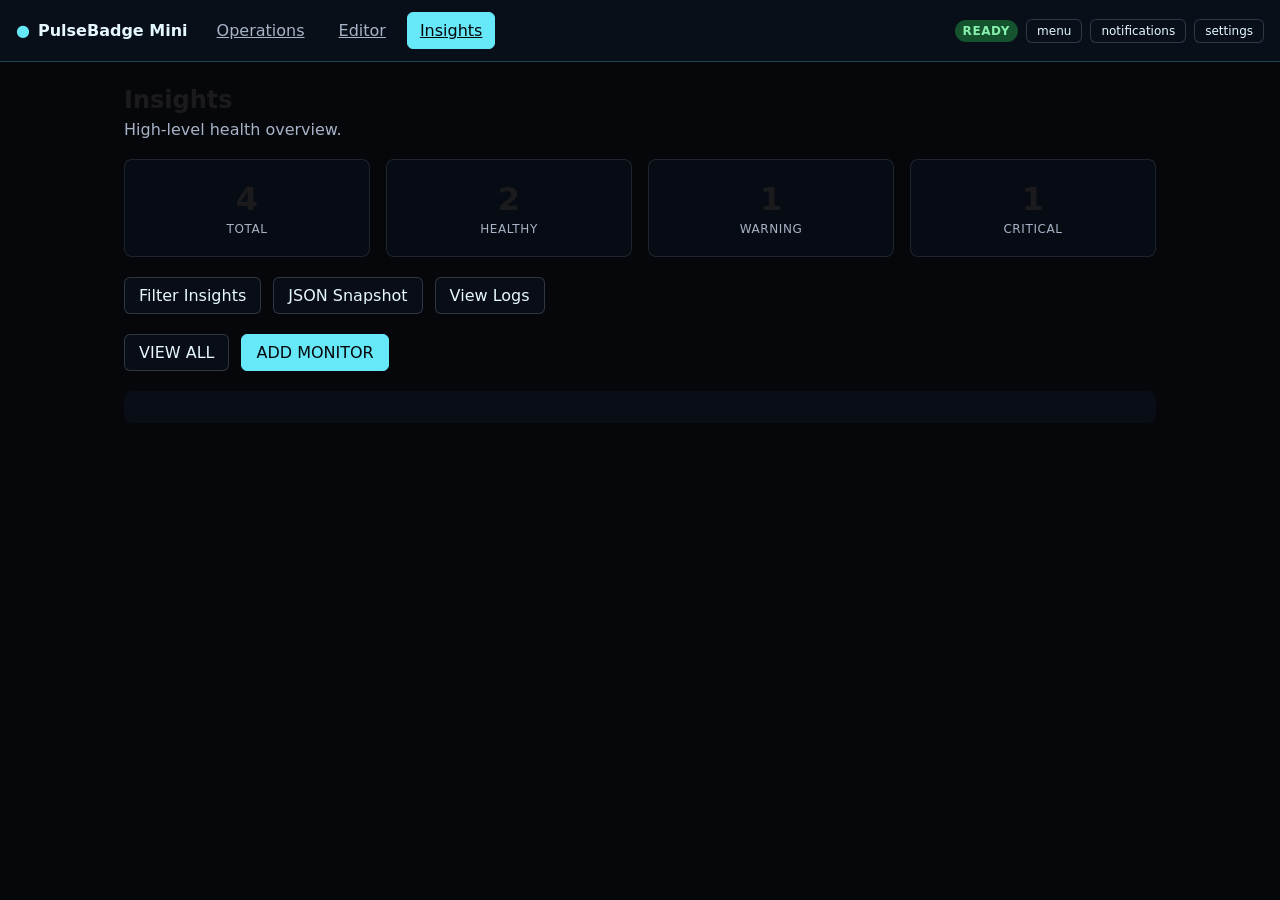
<file: index.html>
<!doctype html>
<html lang="en">
  <head>
    <meta charset="UTF-8" />
    <meta name="viewport" content="width=device-width, initial-scale=1.0" />
    <meta http-equiv="refresh" content="0; url=insights-pulsebadge-mini.html" />
    <title>PulseBadge Mini</title>
    <link rel="stylesheet" href="assets/css/styles.css" />
  </head>
  <body>
    <main id="app-root" data-setfarm-root="baseline" data-testid="setfarm-app-root" class="app-shell">
      <h1>PulseBadge Mini</h1>
      <p>Redirecting to <a href="insights-pulsebadge-mini.html">Insights</a>...</p>
    </main>
    <script>
      window.location.replace('insights-pulsebadge-mini.html');
    </script>
  </body>
</html>
</file>
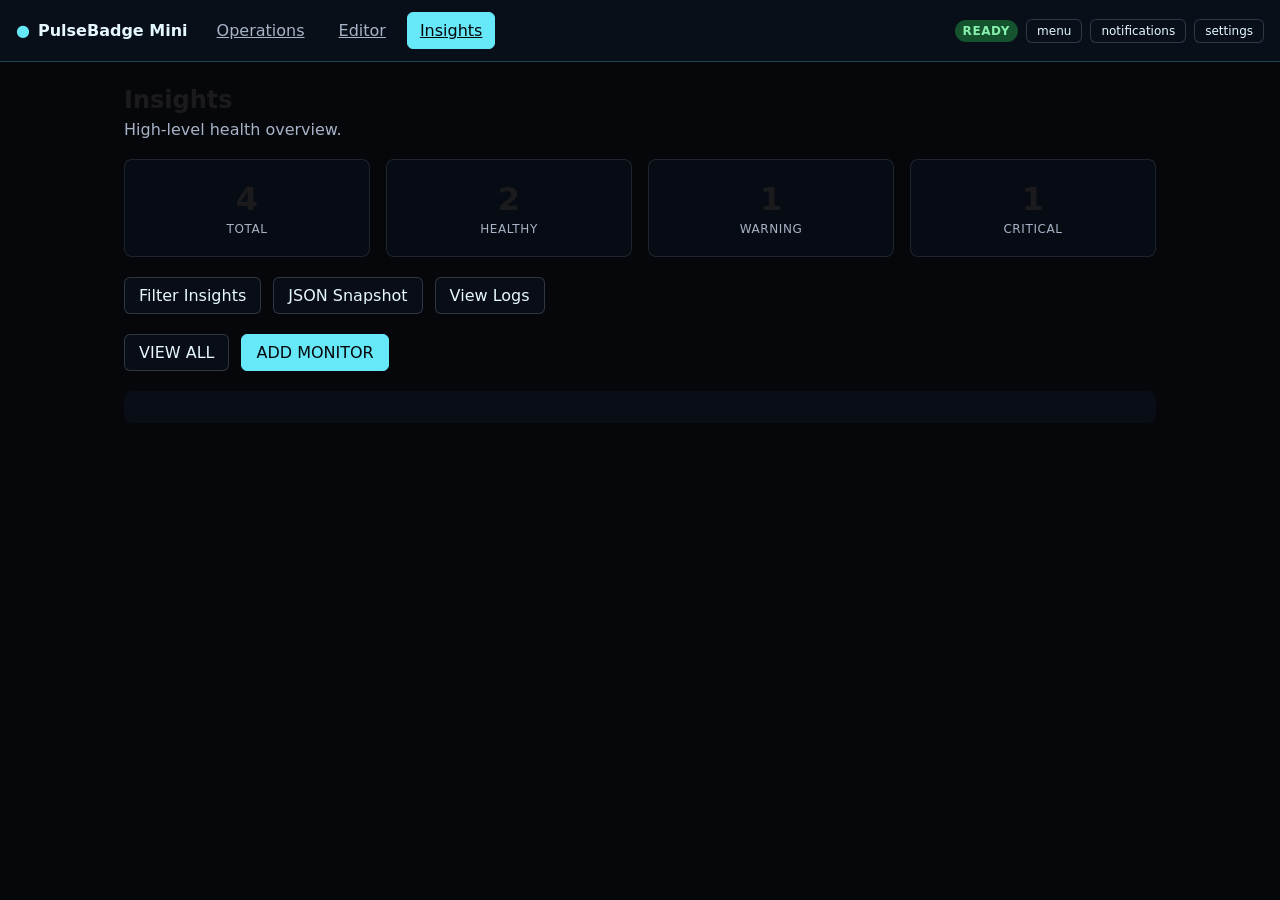
<file: insights-pulsebadge-mini.html>
<!doctype html>
<html lang="en">
  <head>
    <meta charset="UTF-8" />
    <meta name="viewport" content="width=device-width, initial-scale=1.0" />
    <title>Insights - PulseBadge Mini</title>
    <link rel="stylesheet" href="assets/css/styles.css" />
    <style>
      .screen-header h1 {
        margin: 0 0 6px;
        font-size: 24px;
        font-weight: 700;
      }
      /* High-contrast accessible status badges */
      .storage-status--ready,
      .storage-status--healthy,
      .record-status--healthy {
        background: #14532d !important;
        color: #86efac !important;
      }
      .storage-status--warning,
      .record-status--warning {
        background: #713f12 !important;
        color: #fef08a !important;
      }
      .storage-status--critical,
      .record-status--critical {
        background: #881337 !important;
        color: #fda4af !important;
      }
      .storage-status--corrupted,
      .storage-status--error {
        background: #450a0a !important;
        color: #fecaca !important;
      }
      .storage-status--loading {
        background: #422006 !important;
        color: #fde047 !important;
      }
    </style>
  </head>
  <body>
    <div id="app-root" class="app-shell" data-setfarm-root="insights" data-testid="setfarm-app-root">
      <nav class="app-nav" aria-label="Primary">
        <div class="app-brand">
          <span class="app-brand-mark">●</span>
          <span class="app-brand-name">PulseBadge Mini</span>
        </div>
        <div class="app-nav-links">
          <a class="app-nav-link" href="record-operations-pulsebadge-mini.html" data-action-id="ACT_OPERATIONS">Operations</a>
          <a class="app-nav-link" href="record-editor-pulsebadge-mini.html" data-action-id="ACT_EDITOR">Editor</a>
          <a class="app-nav-link is-active" href="insights-pulsebadge-mini.html" data-action-id="ACT_INSIGHTS" aria-current="page">Insights</a>
        </div>
        <div class="app-nav-meta">
          <span class="storage-status" data-testid="storage-status">ready</span>
          <button type="button" class="app-button app-button--small" onclick="console.log('menu')" data-action-id="ACT_MENU" aria-label="Menu">menu</button>
          <button type="button" class="app-button app-button--small" onclick="console.log('notifications')" data-action-id="ACT_NAVIGATE" aria-label="Notifications">notifications</button>
          <button type="button" class="app-button app-button--small" onclick="console.log('settings')" data-action-id="ACT_SETTINGS" aria-label="Settings">settings</button>
        </div>
      </nav>
      <main class="app-main" data-testid="app-main">
        <header class="screen-header">
          <h1>Insights</h1>
          <p class="screen-summary">High-level health overview.</p>
        </header>
        <div class="insights-grid" data-testid="insights-grid"></div>
        <div class="screen-controls">
          <button type="button" class="app-button" onclick="void(0)" data-action-id="ACT_FILTER_INSIGHTS" aria-label="Filter insights">Filter Insights</button>
          <button type="button" class="app-button app-button--secondary" onclick="void(0)" data-action-id="ACT_EXPORT_SUMMARY" aria-label="Export JSON snapshot">JSON Snapshot</button>
          <button type="button" class="app-button app-button--secondary" onclick="console.log('view logs')" data-action-id="ACT_VIEW_LOGS" aria-label="View logs">View Logs</button>
        </div>
        <div class="screen-controls" style="margin-top: 20px;">
          <button type="button" class="app-button" onclick="void(0)" data-action-id="ACT_VIEW_ALL" aria-label="View all monitors">VIEW ALL</button>
          <button type="button" class="app-button app-button--primary" data-action-id="ACT_CREATE" aria-label="Add monitor">ADD MONITOR</button>
        </div>
        <div class="snapshot-panel is-hidden" data-testid="snapshot-panel" style="margin-top: 20px;"></div>
      </main>
    </div>
    <script src="assets/js/pulsebadge-mini.storage.js"></script>
    <script src="assets/js/pulsebadge-mini.state.js"></script>
    <script>
      (function () {
        'use strict';
        function renderInsightsGrid(records, counts) {
          const grid = document.querySelector('[data-testid="insights-grid"]');
          if (!grid) return;
          grid.innerHTML = '';
          const safeCounts = counts || { total: 0, healthy: 0, warning: 0, critical: 0 };
          const metrics = [
            { key: 'total', label: 'Total', value: safeCounts.total || 0 },
            { key: 'healthy', label: 'Healthy', value: safeCounts.healthy || 0 },
            { key: 'warning', label: 'Warning', value: safeCounts.warning || 0 },
            { key: 'critical', label: 'Critical', value: safeCounts.critical || 0 }
          ];
          metrics.forEach(function (metric) {
            const card = document.createElement('div');
            card.className = 'insight-card insight-card--' + metric.key;
            card.setAttribute('data-metric', metric.key);
            const value = document.createElement('span');
            value.className = 'insight-value';
            value.textContent = metric.value;
            card.appendChild(value);
            const label = document.createElement('span');
            label.className = 'insight-label';
            label.textContent = metric.label;
            card.appendChild(label);
            grid.appendChild(card);
          });
        }
        function renderSnapshot(state) {
          const panel = document.querySelector('[data-testid="snapshot-panel"]');
          if (!panel) return;
          const safeState = state || {};
          if (safeState.activePanel === 'snapshot') {
            panel.textContent = JSON.stringify({ records: safeState.records, counts: safeState.counts }, null, 2);
            panel.classList.remove('is-hidden');
          } else {
            panel.classList.add('is-hidden');
            panel.textContent = '';
          }
        }
        function bootstrapPage() {
          const fixtures = window.__PULSEBADGE_FIXTURES__ || { records: [], preferences: { defaultScreen: 'operations' } };
          const storage = PulseBadgeStorage.createStorageAdapter();
          const store = PulseBadgeState.createStateStore({ storage: storage, fixtures: fixtures });
          store.bootstrap();
          store.setActiveScreen('insights');
          window.__PB_STORE__ = store;
          const state = store.getState();
          renderInsightsGrid(state.records, state.counts);
          renderSnapshot(state);
          store.subscribe(function (nextState) {
            renderInsightsGrid(nextState.records, nextState.counts);
            renderSnapshot(nextState);
          });
          const statusEl = document.querySelector('[data-testid="storage-status"]');
          if (statusEl) {
            statusEl.textContent = storage.getStatus();
            statusEl.className = 'storage-status storage-status--' + storage.getStatus();
          }
          document.querySelectorAll('[data-action-id="ACT_CREATE"]').forEach(function (btn) {
            btn.addEventListener('click', function () {
              const store = window.__PB_STORE__;
              if (!store || typeof store.addRecord !== 'function') return;
              const nextId = 'mon-' + Date.now();
              const added = store.addRecord({
                id: nextId,
                name: 'New Monitor',
                host: 'monitor.pulsebadge.local',
                status: 'healthy',
                latencyMs: 0,
                lastChecked: new Date().toISOString()
              });
              if (added) {
                console.log('[insights] Created record:', nextId);
              }
            });
          });
        }
        if (window.__PULSEBADGE_FIXTURES__) {
          bootstrapPage();
        } else {
          fetch('assets/data/pulsebadge-mini.json')
            .then(function (response) {
              if (!response.ok) {
                throw new Error('Network response was not ok');
              }
              return response.json();
            })
            .then(function (fixtures) {
              window.__PULSEBADGE_FIXTURES__ = fixtures;
              bootstrapPage();
            })
            .catch(function () {
              window.__PULSEBADGE_FIXTURES__ = { records: [], preferences: { defaultScreen: 'operations' } };
              bootstrapPage();
            });
        }
      })();
    </script>
    <script src="assets/js/us-003/act_filter_insights.js"></script>
    <script src="assets/js/us-003/act_export_summary.js"></script>
  </body>
</html>
</file>
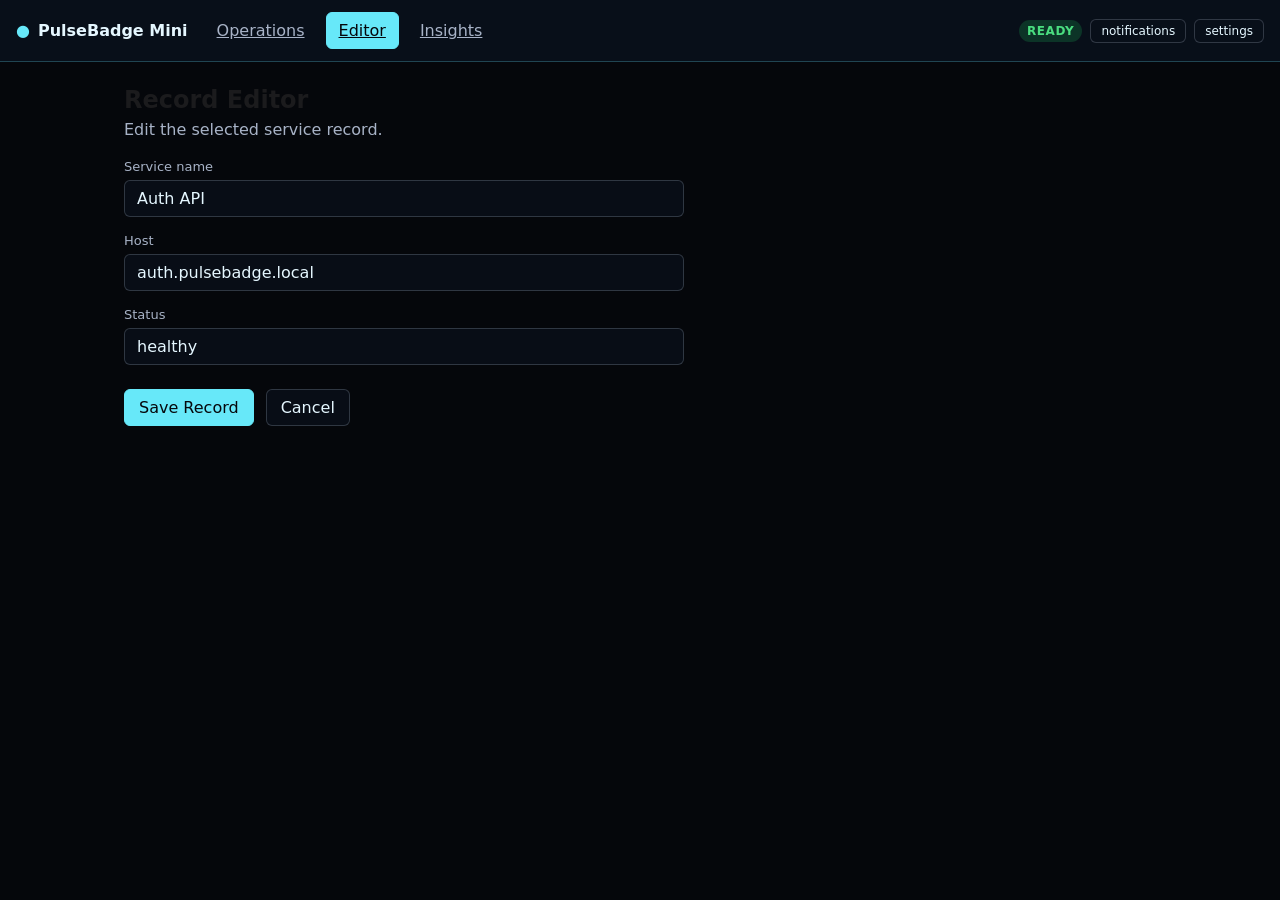
<file: record-editor-pulsebadge-mini.html>
<!doctype html>
<html lang="en">
  <head>
    <meta charset="UTF-8" />
    <meta name="viewport" content="width=device-width, initial-scale=1.0" />
    <title>Record Editor - PulseBadge Mini</title>
    <link rel="stylesheet" href="assets/css/styles.css" />
  </head>
  <body>
    <div id="app-root" class="app-shell" data-setfarm-root="record-editor" data-testid="setfarm-app-root">
      <nav class="app-nav" aria-label="Primary">
        <div class="app-brand">
          <span class="app-brand-mark">●</span>
          <span class="app-brand-name">PulseBadge Mini</span>
        </div>
        <div class="app-nav-links">
          <a class="app-nav-link" href="record-operations-pulsebadge-mini.html">Operations</a>
          <a class="app-nav-link is-active" href="record-editor-pulsebadge-mini.html">Editor</a>
          <a class="app-nav-link" href="index.html">Insights</a>
        </div>
        <div class="app-nav-meta">
          <span class="storage-status" data-testid="storage-status">ready</span>
          <button type="button" class="app-button app-button--small" onclick="console.log('notifications')" data-action-id="ACT_NOTIFICATIONS" aria-label="Notifications">notifications</button>
          <button type="button" class="app-button app-button--small" onclick="console.log('settings')" data-action-id="ACT_SETTINGS" aria-label="Settings">settings</button>
        </div>
      </nav>
      <main class="app-main" data-testid="app-main">
        <header class="screen-header">
          <h2>Record Editor</h2>
          <p class="screen-summary">Edit the selected service record.</p>
        </header>
        <form class="record-form" data-testid="record-form" onsubmit="return false;">
          <div class="form-group">
            <label for="record-name">Service name</label>
            <input class="app-input" id="record-name" type="text" placeholder="e.g., Auth API" data-testid="record-name" />
          </div>
          <div class="form-group">
            <label for="record-host">Host</label>
            <input class="app-input" id="record-host" type="text" placeholder="srv-auth-01" data-testid="record-host" />
          </div>
          <div class="form-group">
            <label for="record-status">Status</label>
            <select class="app-input app-select" id="record-status" data-testid="record-status">
              <option value="healthy">healthy</option>
              <option value="warning">warning</option>
              <option value="critical">critical</option>
            </select>
          </div>
          <div class="form-actions">
            <button type="submit" class="app-button app-button--primary" data-action-id="ACT_SAVE_RECORD" data-testid="save-record">Save Record</button>
            <button type="button" class="app-button" onclick="void(0)" data-action-id="ACT_CANCEL_EDIT" data-testid="cancel-edit">Cancel</button>
          </div>
        </form>
      </main>
    </div>
    <script src="assets/js/pulsebadge-mini.storage.js"></script>
    <script src="assets/js/pulsebadge-mini.state.js"></script>
    <script>
      (function () {
        'use strict';
        function bootstrapPage() {
          const fixtures = window.__PULSEBADGE_FIXTURES__ || { records: [], preferences: { defaultScreen: 'operations' } };
          const storage = PulseBadgeStorage.createStorageAdapter();
          const store = PulseBadgeState.createStateStore({ storage: storage, fixtures: fixtures });
          store.bootstrap();
          window.__PB_STORE__ = store;
          const state = store.getState();
          let record = null;
          if (state.selectedRecordId) {
            record = state.records.find(function (r) { return r && r.id === state.selectedRecordId; }) || null;
          }
          if (!record && state.records.length > 0) {
            record = state.records[0];
            store.setSelectedRecord(record.id);
          }
          const nameInput = document.getElementById('record-name');
          const hostInput = document.getElementById('record-host');
          const statusSelect = document.getElementById('record-status');
          if (record) {
            if (nameInput) nameInput.value = record.name;
            if (hostInput) hostInput.value = record.host;
            if (statusSelect) statusSelect.value = record.status;
          } else {
            if (nameInput) nameInput.placeholder = 'e.g., Auth API';
            if (hostInput) hostInput.placeholder = 'srv-auth-01';
          }
          const statusEl = document.querySelector('[data-testid="storage-status"]');
          if (statusEl) {
            statusEl.textContent = storage.getStatus();
            statusEl.className = 'storage-status storage-status--' + storage.getStatus();
          }
        }
        if (window.__PULSEBADGE_FIXTURES__) {
          bootstrapPage();
        } else {
          fetch('assets/data/pulsebadge-mini.json')
            .then(function (response) { return response.json(); })
            .then(function (fixtures) {
              window.__PULSEBADGE_FIXTURES__ = fixtures;
              bootstrapPage();
            })
            .catch(function () {
              window.__PULSEBADGE_FIXTURES__ = { records: [], preferences: { defaultScreen: 'operations' } };
              bootstrapPage();
            });
        }
      })();
    </script>
    <script src="assets/js/us-002/act_save_record.js"></script>
    <script src="assets/js/us-002/act_cancel_edit.js"></script>
  </body>
</html>
</file>
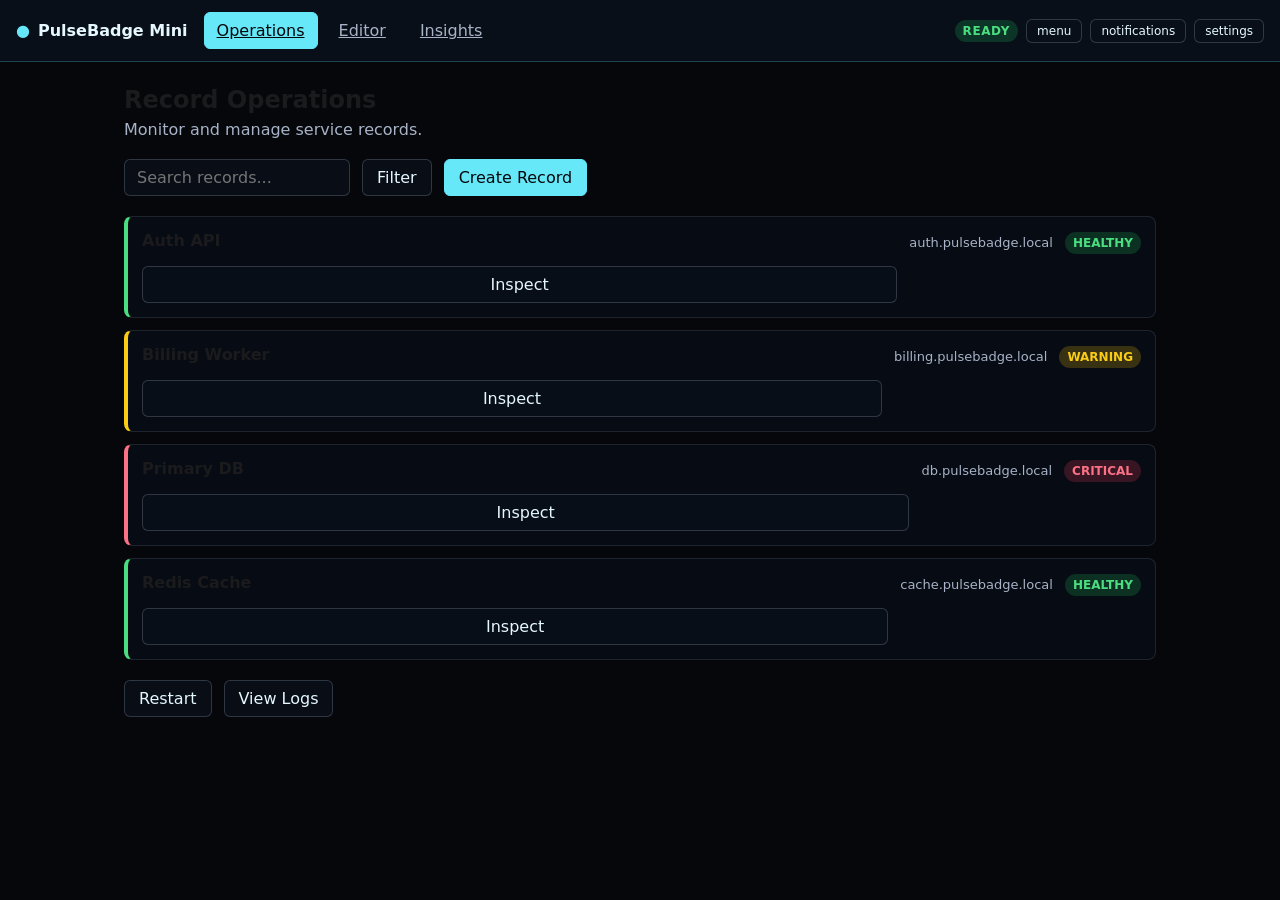
<file: record-operations-pulsebadge-mini.html>
<!doctype html>
<html lang="en">
  <head>
    <meta charset="UTF-8" />
    <meta name="viewport" content="width=device-width, initial-scale=1.0" />
    <title>Record Operations - PulseBadge Mini</title>
    <link rel="stylesheet" href="assets/css/styles.css" />
  </head>
  <body>
    <div id="app-root" class="app-shell" data-setfarm-root="record-operations" data-testid="setfarm-app-root">
      <nav class="app-nav" aria-label="Primary">
        <div class="app-brand">
          <span class="app-brand-mark">●</span>
          <span class="app-brand-name">PulseBadge Mini</span>
        </div>
        <div class="app-nav-links">
          <a class="app-nav-link is-active" href="record-operations-pulsebadge-mini.html">Operations</a>
          <a class="app-nav-link" href="record-editor-pulsebadge-mini.html">Editor</a>
          <a class="app-nav-link" href="index.html">Insights</a>
        </div>
        <div class="app-nav-meta">
          <span class="storage-status" data-testid="storage-status">ready</span>
          <button type="button" class="app-button app-button--small" onclick="console.log('menu')" data-action-id="ACT_MENU" aria-label="Menu">menu</button>
          <button type="button" class="app-button app-button--small" onclick="console.log('notifications')" data-action-id="ACT_NOTIFICATIONS" aria-label="Notifications">notifications</button>
          <button type="button" class="app-button app-button--small" onclick="console.log('settings')" data-action-id="ACT_SETTINGS" aria-label="Settings">settings</button>
        </div>
      </nav>
      <main class="app-main" data-testid="app-main">
        <header class="screen-header">
          <h2>Record Operations</h2>
          <p class="screen-summary">Monitor and manage service records.</p>
        </header>
        <div class="screen-controls">
          <input class="app-input" type="text" placeholder="Search records..." data-action-id="ACT_SEARCH_RECORDS" data-testid="search-records" aria-label="Search records" />
          <button type="button" class="app-button" onclick="void(0)" data-action-id="ACT_FILTER" aria-label="Filter records">Filter</button>
          <button type="button" class="app-button app-button--primary" onclick="void(0)" data-action-id="ACT_CREATE_RECORD" data-testid="create-record">Create Record</button>
        </div>
        <div class="record-list" data-testid="record-list"></div>
        <div class="screen-controls" style="margin-top: 20px;">
          <button type="button" class="app-button" onclick="void(0)" data-action-id="ACT_RETRY_LOAD" aria-label="Retry loading data">Restart</button>
          <button type="button" class="app-button app-button--secondary" onclick="console.log('view logs')" data-action-id="ACT_VIEW_LOGS" aria-label="View logs">View Logs</button>
        </div>
      </main>
    </div>
    <script src="assets/js/pulsebadge-mini.storage.js"></script>
    <script src="assets/js/pulsebadge-mini.state.js"></script>
    <script>
      (function () {
        'use strict';
        function formatStatus(status) {
          return typeof status === 'string' ? status : 'unknown';
        }
        function renderList(records) {
          const list = document.querySelector('.record-list');
          if (!list) return;
          list.innerHTML = '';
          if (!records || records.length === 0) {
            list.appendChild(document.createElement('p')).className = 'empty-state';
            list.lastChild.textContent = 'No records found.';
            return;
          }
          records.forEach(function (record) {
            const card = document.createElement('article');
            card.className = 'record-card record-card--' + formatStatus(record.status);
            card.setAttribute('data-record-id', record.id);
            const name = document.createElement('h3');
            name.className = 'record-name';
            name.textContent = record.name;
            card.appendChild(name);
            const host = document.createElement('p');
            host.className = 'record-host';
            host.textContent = record.host;
            card.appendChild(host);
            const status = document.createElement('span');
            status.className = 'record-status record-status--' + formatStatus(record.status);
            status.textContent = record.status;
            card.appendChild(status);
            const inspect = document.createElement('button');
            inspect.type = 'button';
            inspect.className = 'app-button app-button--secondary';
            inspect.setAttribute('data-action-id', 'ACT_SELECT_RECORD');
            inspect.setAttribute('aria-label', 'Inspect ' + record.name);
            inspect.textContent = 'Inspect';
            inspect.setAttribute('onclick', "/* inspect handled by act_select_record */");
            card.appendChild(inspect);
            list.appendChild(card);
          });
        }
        function bootstrapPage() {
          const fixtures = window.__PULSEBADGE_FIXTURES__ || { records: [], preferences: { defaultScreen: 'operations' } };
          const storage = PulseBadgeStorage.createStorageAdapter();
          const store = PulseBadgeState.createStateStore({ storage: storage, fixtures: fixtures });
          store.bootstrap();
          window.__PB_STORE__ = store;
          renderList(store.getState().records);
          const statusEl = document.querySelector('[data-testid="storage-status"]');
          if (statusEl) {
            statusEl.textContent = storage.getStatus();
            statusEl.className = 'storage-status storage-status--' + storage.getStatus();
          }
        }
        if (window.__PULSEBADGE_FIXTURES__) {
          bootstrapPage();
        } else {
          fetch('assets/data/pulsebadge-mini.json')
            .then(function (response) { return response.json(); })
            .then(function (fixtures) {
              window.__PULSEBADGE_FIXTURES__ = fixtures;
              bootstrapPage();
            })
            .catch(function () {
              window.__PULSEBADGE_FIXTURES__ = { records: [], preferences: { defaultScreen: 'operations' } };
              bootstrapPage();
            });
        }
      })();
    </script>
    <script src="assets/js/us-002/act_search_records.js"></script>
    <script src="assets/js/us-002/act_create_record.js"></script>
    <script src="assets/js/us-002/act_select_record.js"></script>
    <script src="assets/js/us-002/act_retry_load.js"></script>
  </body>
</html>
</file>
<file: assets/css/styles.css>
@import "../../stitch/design-tokens.css";

:root {
  color-scheme: dark;
  font-family: var(--font-family-base, ui-sans-serif, system-ui, -apple-system, BlinkMacSystemFont, "Segoe UI", sans-serif);
  background: var(--color-background, #05070b);
  color: var(--color-on-background, #e5f7ff);
}

* {
  box-sizing: border-box;
}

body {
  margin: 0;
  min-width: 320px;
  min-height: 100vh;
  background: #05070b;
}

.app-shell {
  min-height: 100vh;
  display: flex;
  flex-direction: column;
}

.app-nav {
  display: flex;
  align-items: center;
  gap: 16px;
  padding: 12px 16px;
  border-bottom: 1px solid rgba(103, 232, 249, 0.25);
  background: rgba(9, 16, 26, 0.95);
}

.app-brand {
  display: flex;
  align-items: center;
  gap: 8px;
  font-weight: 700;
}

.app-brand-mark {
  color: #67e8f9;
}

.app-brand-name {
  color: #e5f7ff;
}

.app-nav-links {
  display: flex;
  gap: 8px;
  flex: 1;
}

.app-nav-link {
  appearance: none;
  border: 1px solid transparent;
  background: transparent;
  color: #a8b3c7;
  padding: 8px 12px;
  border-radius: 6px;
  cursor: pointer;
  font: inherit;
}

.app-nav-link:hover,
.app-nav-link:focus-visible {
  color: #e5f7ff;
  background: rgba(103, 232, 249, 0.1);
}

.app-nav-link.is-active {
  color: #05070b;
  background: #67e8f9;
  border-color: #67e8f9;
}

.app-nav-meta {
  display: flex;
  align-items: center;
  gap: 8px;
}

.storage-status {
  font-size: 12px;
  font-weight: 700;
  text-transform: uppercase;
  letter-spacing: 0.05em;
  padding: 4px 8px;
  border-radius: 999px;
  background: rgba(168, 179, 199, 0.15);
  color: #a8b3c7;
}

.storage-status--ready {
  background: rgba(34, 197, 94, 0.2);
  color: #4ade80;
}

.storage-status--corrupted,
.storage-status--error {
  background: rgba(244, 63, 94, 0.2);
  color: #fb7185;
}

.storage-status--loading {
  background: rgba(250, 204, 21, 0.2);
  color: #facc15;
}

.app-main {
  flex: 1;
  padding: 24px;
  max-width: 1080px;
  width: 100%;
  margin: 0 auto;
}

.error-banner {
  display: flex;
  align-items: center;
  justify-content: space-between;
  gap: 16px;
  padding: 12px 16px;
  margin: 16px auto 0;
  max-width: 1080px;
  border: 1px solid rgba(244, 63, 94, 0.35);
  background: rgba(244, 63, 94, 0.12);
  color: #fecdd3;
  border-radius: 8px;
}

.error-banner.is-hidden {
  display: none;
}

.error-banner p {
  margin: 0;
}

.screen-header {
  margin-bottom: 20px;
}

.screen-header h2 {
  margin: 0 0 6px;
  font-size: 24px;
}

.screen-summary {
  margin: 0;
  color: #a8b3c7;
}

.screen-controls {
  display: flex;
  gap: 12px;
  margin-bottom: 20px;
  flex-wrap: wrap;
}

.app-input,
.app-select {
  appearance: none;
  border: 1px solid rgba(168, 179, 199, 0.25);
  background: rgba(9, 16, 26, 0.8);
  color: #e5f7ff;
  padding: 8px 12px;
  border-radius: 6px;
  font: inherit;
  min-width: 220px;
}

.app-input:focus,
.app-select:focus {
  outline: 2px solid #67e8f9;
  outline-offset: 1px;
}

.app-button {
  appearance: none;
  border: 1px solid rgba(168, 179, 199, 0.25);
  background: rgba(9, 16, 26, 0.8);
  color: #e5f7ff;
  padding: 8px 14px;
  border-radius: 6px;
  font: inherit;
  cursor: pointer;
}

.app-button:hover,
.app-button:focus-visible {
  border-color: #67e8f9;
  color: #67e8f9;
}

.app-button--primary {
  background: #67e8f9;
  color: #05070b;
  border-color: #67e8f9;
}

.app-button--primary:hover,
.app-button--primary:focus-visible {
  background: #a5f3fc;
  color: #05070b;
}

.app-button--small {
  padding: 4px 10px;
  font-size: 12px;
}

.record-list {
  display: grid;
  gap: 12px;
}

.record-card {
  display: grid;
  grid-template-columns: 1fr auto auto;
  align-items: center;
  gap: 12px;
  padding: 14px;
  border: 1px solid rgba(168, 179, 199, 0.15);
  border-radius: 8px;
  background: rgba(9, 16, 26, 0.6);
  border-left: 4px solid transparent;
}

.record-card--healthy {
  border-left-color: #4ade80;
}

.record-card--warning {
  border-left-color: #facc15;
}

.record-card--critical {
  border-left-color: #fb7185;
}

.record-name {
  margin: 0 0 4px;
  font-size: 16px;
}

.record-host {
  margin: 0;
  color: #a8b3c7;
  font-size: 13px;
}

.record-status {
  font-size: 12px;
  font-weight: 700;
  text-transform: uppercase;
  padding: 4px 8px;
  border-radius: 999px;
}

.record-status--healthy {
  background: rgba(34, 197, 94, 0.2);
  color: #4ade80;
}

.record-status--warning {
  background: rgba(250, 204, 21, 0.2);
  color: #facc15;
}

.record-status--critical {
  background: rgba(244, 63, 94, 0.2);
  color: #fb7185;
}

.record-form {
  display: grid;
  gap: 16px;
  max-width: 560px;
}

.form-group {
  display: grid;
  gap: 6px;
}

.form-group label {
  font-size: 13px;
  color: #a8b3c7;
}

.form-actions {
  display: flex;
  gap: 12px;
  margin-top: 8px;
}

.insights-grid {
  display: grid;
  grid-template-columns: repeat(auto-fit, minmax(140px, 1fr));
  gap: 16px;
  margin-bottom: 20px;
}

.insight-card {
  display: flex;
  flex-direction: column;
  align-items: center;
  justify-content: center;
  padding: 20px;
  border-radius: 8px;
  background: rgba(9, 16, 26, 0.6);
  border: 1px solid rgba(168, 179, 199, 0.15);
}

.insight-value {
  font-size: 32px;
  font-weight: 700;
}

.insight-label {
  font-size: 12px;
  text-transform: uppercase;
  letter-spacing: 0.05em;
  color: #a8b3c7;
  margin-top: 4px;
}

.snapshot-panel {
  padding: 16px;
  border-radius: 8px;
  background: rgba(9, 16, 26, 0.8);
  overflow: auto;
  font-family: ui-monospace, SFMono-Regular, Menlo, Monaco, Consolas, monospace;
  font-size: 13px;
}

.empty-state {
  color: #a8b3c7;
}

.hero {
  width: min(720px, 100%);
  border: 1px solid rgba(103, 232, 249, 0.35);
  background: rgba(9, 16, 26, 0.82);
  padding: 28px;
}

.eyebrow {
  margin: 0 0 12px;
  color: #67e8f9;
  font-size: 12px;
  font-weight: 800;
  letter-spacing: 0.08em;
  text-transform: uppercase;
}

h1 {
  margin: 0;
  font-size: 32px;
}

.summary {
  margin: 14px 0 0;
  color: #a8b3c7;
}
</file>
